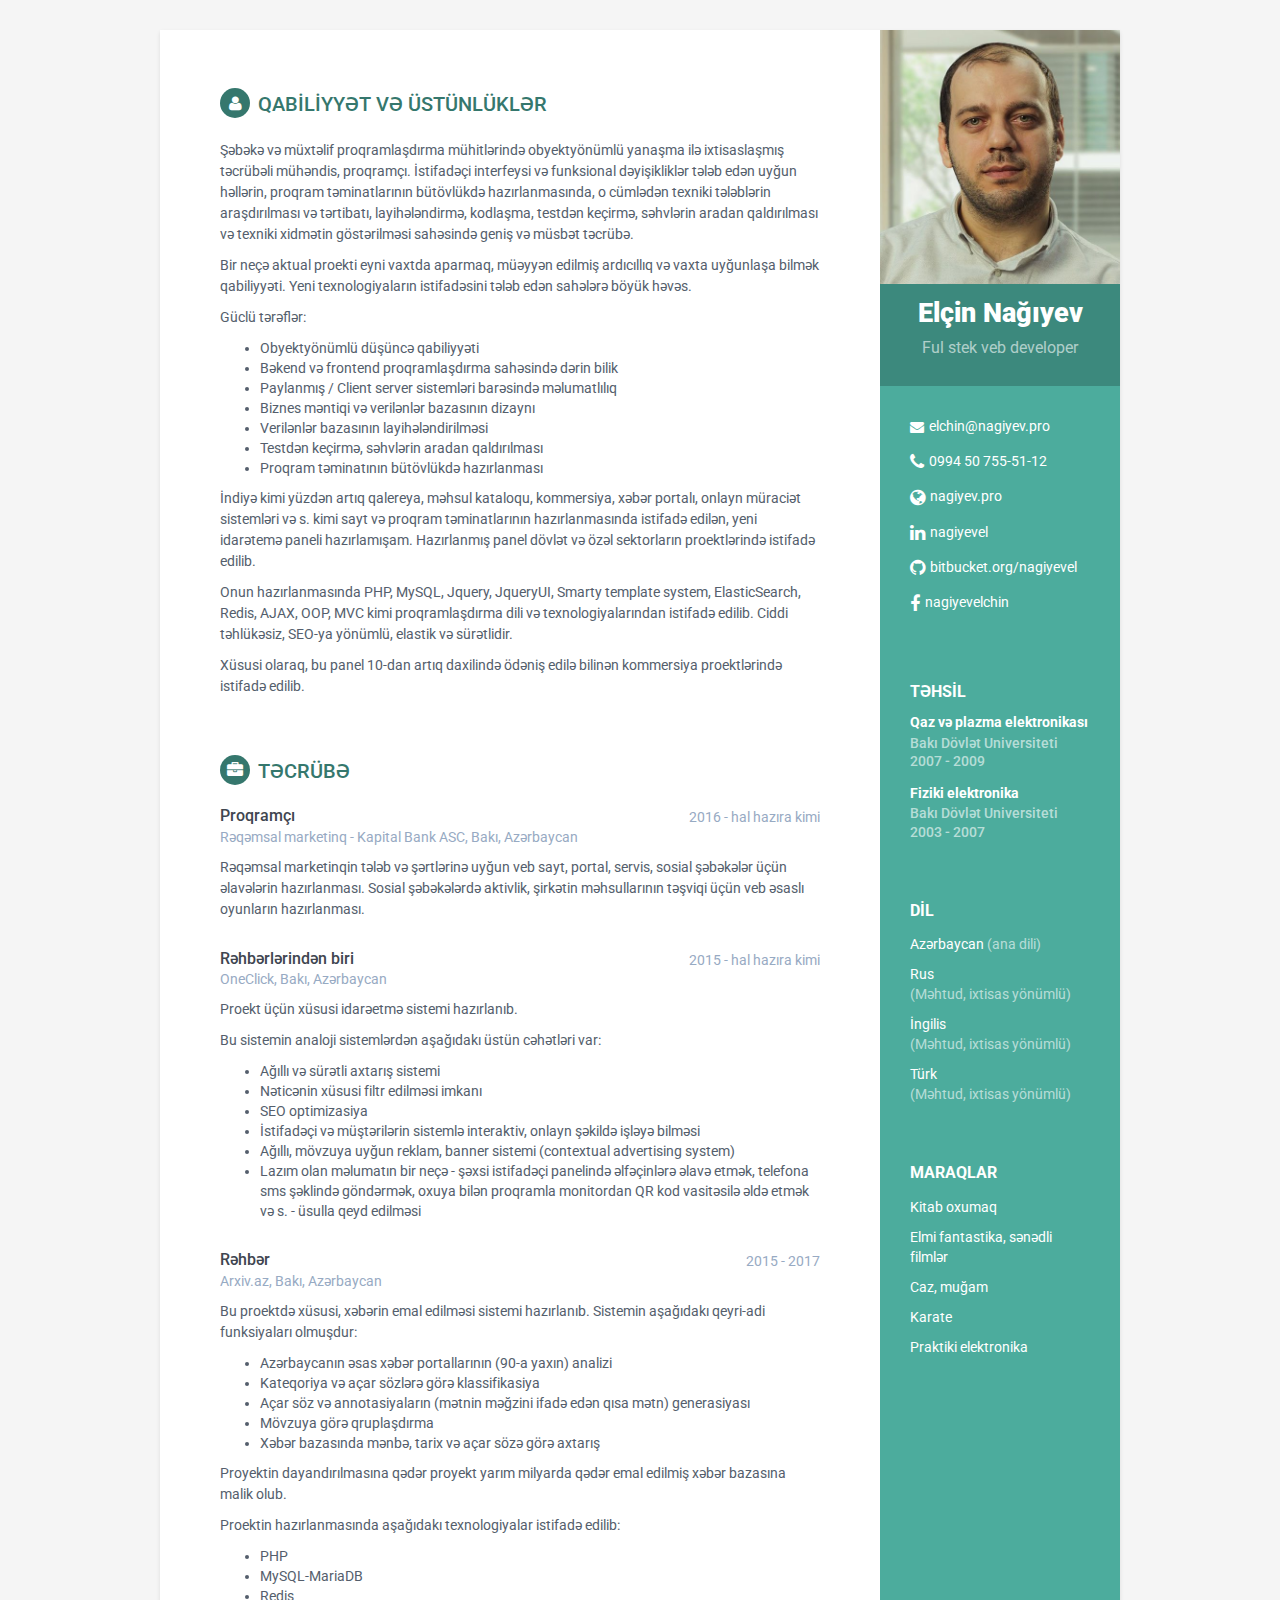
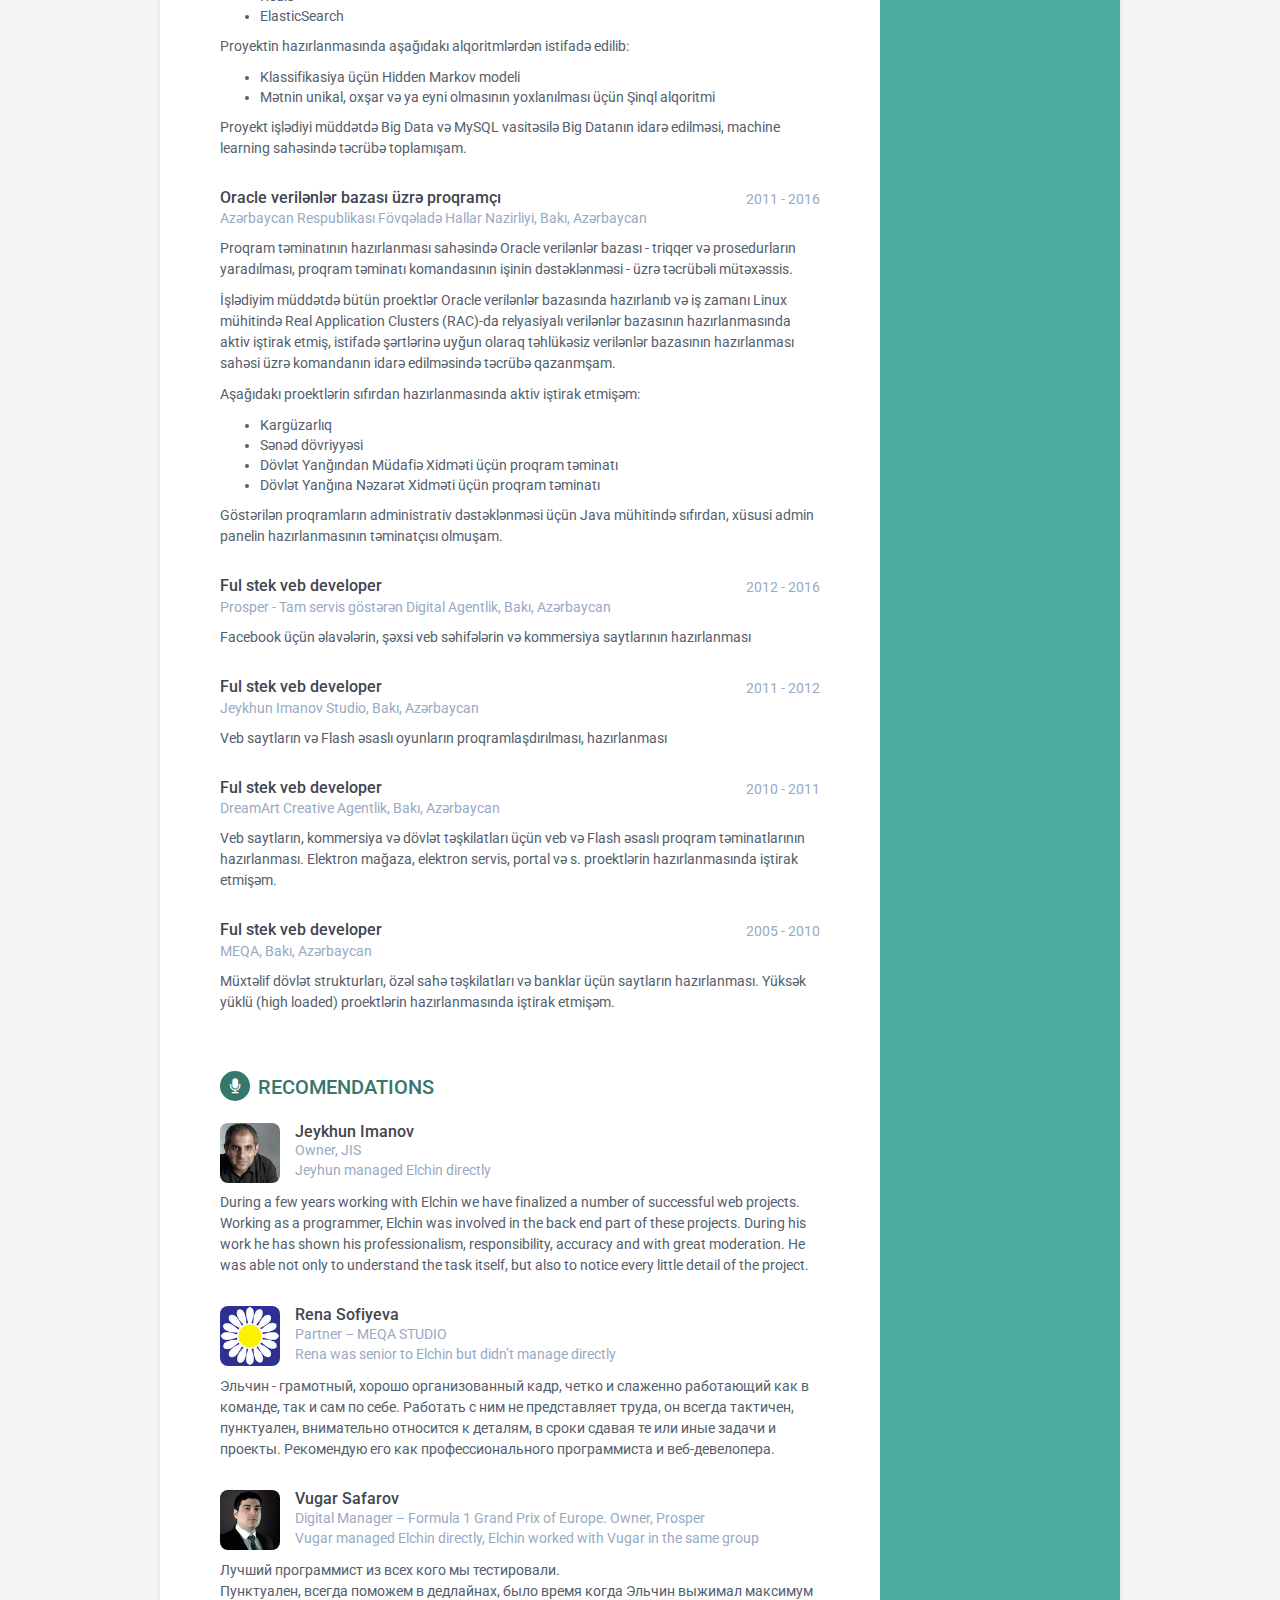
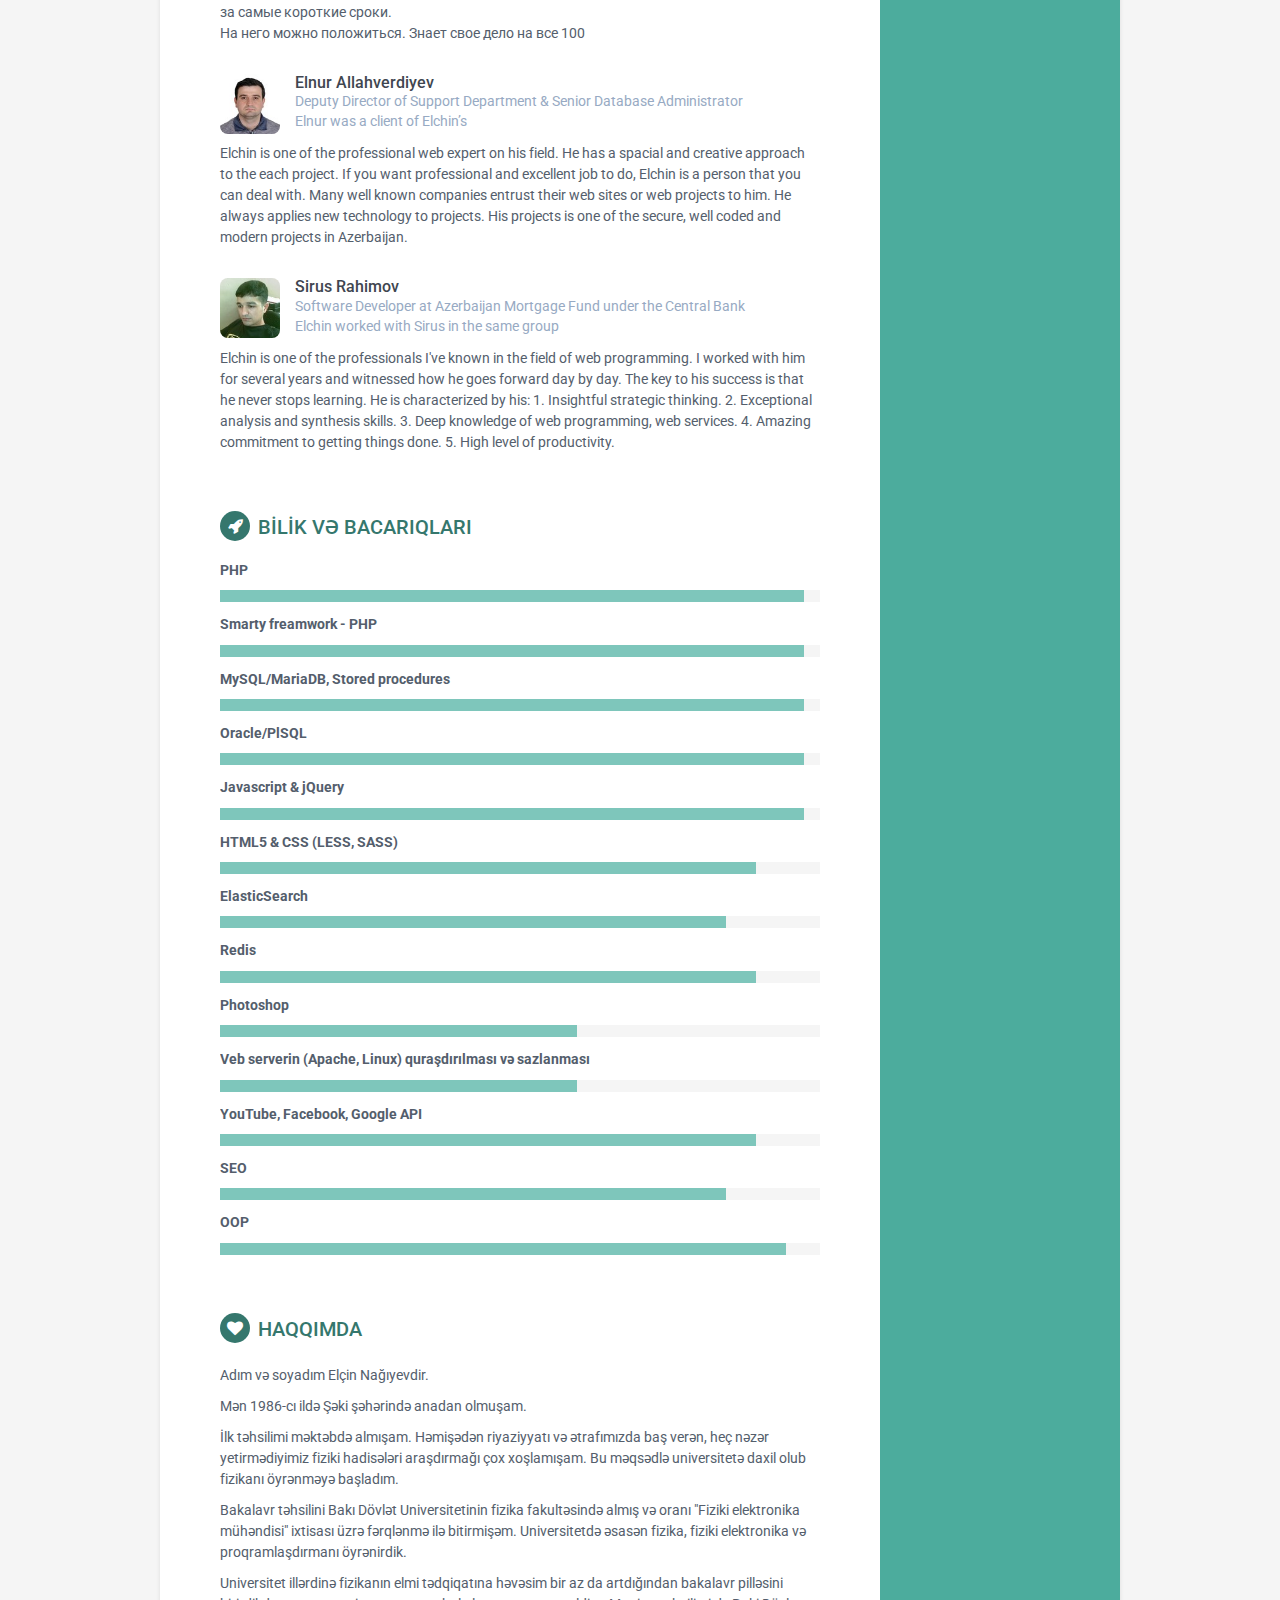
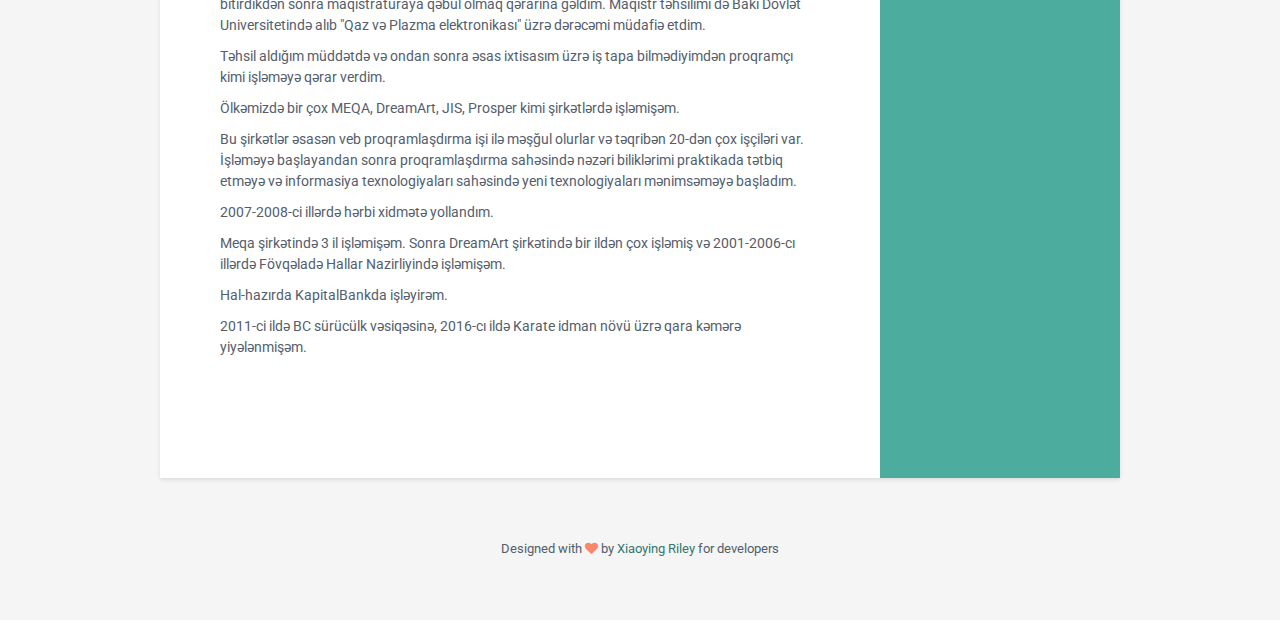
<file: index-az.html>
<!DOCTYPE html>
    <!--[if IE 8]> <html lang="az" class="ie8"> <![endif]-->  
    <!--[if IE 9]> <html lang="az" class="ie9"> <![endif]-->  
    <!--[if !IE]><!--> <html lang="az"> <!--<![endif]-->  
    <head>
        <title>Elçin Nağıyev - Ful stek veb proqramçı</title>
        <!-- Meta -->
        <meta charset="utf-8">
        <meta http-equiv="X-UA-Compatible" content="IE=edge">
        <meta name="viewport" content="width=device-width, initial-scale=1.0">
        <meta content="Azərbaycan, Bakıda tanınmış, ali təhsilli və ciddi Veb proqramçı. Bir çox dövlət, özəl şirkət və qurumların, bankların yüksək təhlükəsiz və dözümlü saytlarının hazırlanmasında iştirak edib. Əksər ciddi müəssisələrin etimadını qazanıb." name="description">
        <meta name="author" content="Xiaoying Riley at 3rd Wave Media">    
        <link rel="shortcut icon" href="favicon.ico">  
        <link href='https://fonts.googleapis.com/css?family=Roboto:400,500,400italic,300italic,300,500italic,700,700italic,900,900italic' rel='stylesheet' type='text/css'>
        <!-- Global CSS -->
        <link rel="stylesheet" href="assets/plugins/bootstrap/css/bootstrap.min.css">   
        <!-- Plugins CSS -->
        <link rel="stylesheet" href="assets/plugins/font-awesome/css/font-awesome.css">
        
        <!-- Theme CSS -->  
        <link id="theme-style" rel="stylesheet" href="assets/css/styles-2.css">
        <!-- HTML5 shim and Respond.js for IE8 support of HTML5 elements and media queries -->
        <!--[if lt IE 9]>
          <script src="https://oss.maxcdn.com/html5shiv/3.7.2/html5shiv.min.js"></script>
          <script src="https://oss.maxcdn.com/respond/1.4.2/respond.min.js"></script>
        <![endif]-->
    </head> 

    <body>
        <div class="wrapper">
            <div class="sidebar-wrapper">
                <div class="profile-container">
                    <img alt="Elçin Nağıyev" class="profile" src="assets/images/Elchin-Nagiyev.jpg" width="100%"/>
                    <h1 class="name">Elçin Nağıyev</h1>
                    <h3 class="tagline">Ful stek veb developer</h3>
                </div><!--//profile-container-->
                
                <div class="contact-container container-block">
                    <ul class="list-unstyled contact-list">
                        <li class="email"><i class="fa fa-envelope"></i><a href="mailto: elchin@nagiyev.pro">elchin@nagiyev.pro</a></li>
                        <li class="phone"><i class="fa fa-phone"></i><a href="tel:0123 456 789">0994 50 755-51-12</a></li>
                        <li class="website"><i class="fa fa-globe"></i><a href=https://nagiyev.pro target=_blank>nagiyev.pro</a></li>
                        <li class="linkedin"><i class="fa fa-linkedin"></i><a href=https://www.linkedin.com/in/nagiyevel/ target=_blank>nagiyevel</a></li>
                        <li class="github"><i class="fa fa-github"></i><a href=https://bitbucket.org/nagiyevel target=_blank>bitbucket.org/nagiyevel</a></li>
                        <li class="twitter"><i class="fa fa-facebook"></i><a href=https://www.facebook.com/nagiyevelchin target=_blank>nagiyevelchin</a></li>
                    </ul>
                </div><!--//contact-container-->
               <div class="container-block education-container">
                  <h2 class=container-block-title>Təhsil</h2>
                  <div class=item>
                     <h4 class=degree>Qaz və plazma elektronikası</h4>
                     <h5 class=meta>Bakı Dövlət Universiteti</h5>
                     <div class=time>2007 - 2009</div>
                  </div>
                  <div class=item>
                     <h4 class=degree>Fiziki elektronika</h4>
                     <h5 class=meta>Bakı Dövlət Universiteti</h5>
                     <div class=time>2003 - 2007</div>
                  </div>
               </div><!--//education-container-->
                
                <div class="languages-container container-block">
                    <h2 class="container-block-title">Dil</h2>
                    <ul class="list-unstyled interests-list">
                        <li>Azərbaycan <span class=lang-desc>(ana dili)</li>
                        <li>Rus <span class=lang-desc><br>(Məhtud, ixtisas yönümlü)</span></li>
                        <li>İngilis <span class=lang-desc><br>(Məhtud, ixtisas yönümlü)</span></li>
                        <li>Türk <span class=lang-desc><br>(Məhtud, ixtisas yönümlü)</span></li>
                    </ul>
                </div><!--//interests-->
                
                <div class="interests-container container-block">
                    <h2 class="container-block-title">Maraqlar</h2>
                    <ul class="list-unstyled interests-list">
                        <li>Kitab oxumaq</li>
                        <li>Elmi fantastika, sənədli filmlər</li>
                        <li>Caz, muğam</li>
                        <li>Karate</li>
                        <li>Praktiki elektronika</li>
                    </ul>
                </div><!--//interests-->
                
            </div><!--//sidebar-wrapper-->
            
            <div class="main-wrapper">
                
                <section class="section summary-section">
                    <h2 class="section-title"><i class="fa fa-user"></i>Qabiliyyət və üstünlüklər</h2>
                    <div class="summary">
                         <p>Şəbəkə və müxtəlif proqramlaşdırma mühitlərində obyektyönümlü yanaşma ilə ixtisaslaşmış təcrübəli mühəndis, proqramçı. İstifadəçi interfeysi və funksional dəyişikliklər tələb edən uyğun həllərin, proqram təminatlarının bütövlükdə hazırlanmasında, o cümlədən texniki tələblərin araşdırılması və tərtibatı, layihələndirmə, kodlaşma, testdən keçirmə, səhvlərin aradan qaldırılması və texniki xidmətin göstərilməsi sahəsində geniş və müsbət təcrübə.</p>
                         <p>Bir neçə aktual proekti eyni vaxtda aparmaq, müəyyən edilmiş ardıcıllıq və vaxta uyğunlaşa bilmək qabiliyyəti. Yeni texnologiyaların istifadəsini tələb edən sahələrə böyük həvəs.</p>
                         <p>Güclü tərəflər:</p>
                         <ul>
                            <li>Obyektyönümlü düşüncə qabiliyyəti</li>
                            <li>Bəkend və frontend proqramlaşdırma sahəsində dərin bilik</li>
                            <li>Paylanmış / Client server sistemləri barəsində məlumatlılıq</li>
                            <li>Biznes məntiqi və verilənlər bazasının dizaynı</li>
                            <li>Verilənlər bazasının layihələndirilməsi</li>
                            <li>Testdən keçirmə, səhvlərin aradan qaldırılması</li>
                            <li>Proqram təminatının bütövlükdə hazırlanması</li>
                         </ul>
                         <p>İndiyə kimi yüzdən artıq qalereya, məhsul kataloqu, kommersiya, xəbər portalı, onlayn müraciət sistemləri və s. kimi sayt və proqram təminatlarının hazırlanmasında istifadə edilən, yeni idarətemə paneli hazırlamışam. Hazırlanmış panel dövlət və özəl sektorların proektlərində istifadə edilib.</p>
                         <p>Onun hazırlanmasında PHP, MySQL, Jquery, JqueryUI, Smarty template system, ElasticSearch, Redis, AJAX, OOP, MVC kimi proqramlaşdırma dili və texnologiyalarından istifadə edilib. Ciddi təhlükəsiz, SEO-ya yönümlü, elastik və sürətlidir.</p>
                         <p>Xüsusi olaraq, bu panel 10-dan artıq daxilində ödəniş edilə bilinən kommersiya proektlərində istifadə edilib.</p>
                    </div><!--//summary-->
                </section><!--//section-->
                
                <section class="section experiences-section">
                    <h2 class="section-title"><i class="fa fa-briefcase"></i>Təcrübə</h2>
                    
                    <div class="item">
                        <div class="meta">
                            <div class="upper-row">
                                <h3 class=job-title>Proqramçı</h3>
                                <div class=time>2016 - hal hazıra kimi</div>
                            </div><!--//upper-row-->
                            <div class="company">Rəqəmsal marketinq - Kapital Bank  ASC, Bakı, Azərbaycan</div>
                        </div><!--//meta-->
                        <div class="details">
                            <p>Rəqəmsal marketinqin tələb və şərtlərinə uyğun veb sayt, portal, servis, sosial şəbəkələr üçün əlavələrin hazırlanması. Sosial şəbəkələrdə aktivlik, şirkətin məhsullarının təşviqi üçün veb əsaslı oyunların hazırlanması.</p>
                        </div><!--//details-->
                    </div><!--//item-->
                    
                    <div class="item">
                        <div class="meta">
                            <div class="upper-row">
                                <h3 class=job-title>Rəhbərlərindən biri</h3>
                                <div class=time>2015 - hal hazıra kimi</div>
                            </div><!--//upper-row-->
                            <div class="company">OneClick, Bakı, Azərbaycan</div>
                        </div><!--//meta-->
                        <div class="details">
                            <p>Proekt üçün xüsusi idarəetmə sistemi hazırlanıb.</p>
                            <p>Bu sistemin analoji sistemlərdən aşağıdakı üstün cəhətləri var:</p>
                            <ul>
                               <li>Ağıllı və sürətli axtarış sistemi</li>
                               <li>Nəticənin xüsusi filtr edilməsi imkanı</li>
                               <li>SEO optimizasiya</li>
                               <li>İstifadəçi və müştərilərin sistemlə interaktiv, onlayn şəkildə işləyə bilməsi</li>
                               <li>Ağıllı, mövzuya uyğun reklam, banner sistemi (contextual advertising system)</li>
                               <li>Lazım olan məlumatın bir neçə - şəxsi istifadəçi panelində əlfəçinlərə əlavə etmək, telefona sms şəklində göndərmək, oxuya bilən proqramla monitordan QR kod vasitəsilə əldə etmək və s. - üsulla qeyd edilməsi</li>
                            </ul>
                        </div><!--//details-->
                    </div><!--//item-->
                    
                    <div class="item">
                        <div class="meta">
                            <div class="upper-row">
                                <h3 class=job-title>Rəhbər</h3>
                                <div class=time>2015 - 2017</div>
                            </div><!--//upper-row-->
                            <div class="company">Arxiv.az, Bakı, Azərbaycan</div>
                        </div><!--//meta-->
                        <div class="details">
                            <p>Bu proektdə xüsusi, xəbərin emal edilməsi sistemi hazırlanıb. Sistemin aşağıdakı qeyri-adi funksiyaları olmuşdur:</p>
                            <ul>
                               <li>Azərbaycanın əsas xəbər portallarının (90-a yaxın) analizi</li>
                               <li>Kateqoriya və açar sözlərə görə klassifikasiya</li>
                               <li>Açar söz və annotasiyaların (mətnin məğzini ifadə edən qısa mətn) generasiyası</li>
                               <li>Mövzuya görə qruplaşdırma</li>
                               <li>Xəbər bazasında mənbə, tarix və açar sözə görə axtarış</li>
                            </ul>
                            <p>Proyektin dayandırılmasına qədər proyekt yarım milyarda qədər emal edilmiş xəbər bazasına malik olub.</p>
                            <p>Proektin hazırlanmasında aşağıdakı texnologiyalar istifadə edilib:</p>
                            <ul>
                               <li>PHP</li>
                               <li>MySQL-MariaDB</li>
                               <li>Redis</li>
                               <li>ElasticSearch</li>
                            </ul>
                            <p>Proyektin hazırlanmasında aşağıdakı alqoritmlərdən istifadə edilib:</p>
                            <ul>
                               <li>Klassifikasiya üçün Hidden Markov modeli</li>
                               <li>Mətnin unikal, oxşar və ya eyni olmasının yoxlanılması üçün Şinql alqoritmi</li>
                            </ul>
                            <p>Proyekt işlədiyi müddətdə Big Data və MySQL vasitəsilə Big Datanın idarə edilməsi, machine learning sahəsində təcrübə toplamışam.</p>
                        </div><!--//details-->
                    </div><!--//item-->
                    
                    <div class="item">
                        <div class="meta">
                            <div class="upper-row">
                                <h3 class=job-title>Oracle verilənlər bazası üzrə proqramçı</h3>
                               <div class=time>2011 - 2016</div>
                            </div><!--//upper-row-->
                            <div class="company">Azərbaycan Respublikası Fövqəladə Hallar Nazirliyi, Bakı, Azərbaycan</div>
                        </div><!--//meta-->
                        <div class="details">
                            <p>Proqram təminatının hazırlanması sahəsində Oracle verilənlər bazası - triqqer və prosedurların yaradılması, proqram təminatı komandasının işinin dəstəklənməsi - üzrə təcrübəli mütəxəssis.</p>
                            <p>İşlədiyim müddətdə bütün proektlər Oracle verilənlər bazasında hazırlanıb və iş zamanı Linux mühitində Real Application Clusters (RAC)-da relyasiyalı verilənlər bazasının hazırlanmasında aktiv iştirak etmiş, istifadə şərtlərinə uyğun olaraq təhlükəsiz verilənlər bazasının hazırlanması sahəsi üzrə komandanın idarə edilməsində təcrübə qazanmşam.</p>
                            <p>Aşağıdakı proektlərin sıfırdan hazırlanmasında aktiv iştirak etmişəm:</p>
                            <ul>
                               <li>Kargüzarlıq</li>
                               <li>Sənəd dövriyyəsi</li>
                               <li>Dövlət Yanğından Müdafiə Xidməti üçün proqram təminatı</li>
                               <li>Dövlət Yanğına Nəzarət Xidməti üçün proqram təminatı</li>
                            </ul>
                            <p>Göstərilən proqramların administrativ dəstəklənməsi üçün Java mühitində sıfırdan, xüsusi admin panelin hazırlanmasının təminatçısı olmuşam.</p>
                        </div><!--//details-->
                    </div><!--//item-->
                    
                    <div class="item">
                        <div class="meta">
                            <div class="upper-row">
                                <h3 class=job-title>Ful stek veb developer</h3>
                                <div class=time>2012 - 2016</div>
                            </div><!--//upper-row-->
                            <div class="company">Prosper - Tam servis göstərən Digital Agentlik, Bakı, Azərbaycan</div>
                        </div><!--//meta-->
                        <div class="details">
                            <p>Facebook üçün əlavələrin, şəxsi veb səhifələrin və kommersiya saytlarının hazırlanması</p>
                        </div><!--//details-->
                    </div><!--//item-->
                    
                    <div class="item">
                        <div class="meta">
                            <div class="upper-row">
                                <h3 class=job-title>Ful stek veb developer</h3>
                                <div class=time>2011 - 2012</div>
                            </div><!--//upper-row-->
                            <div class="company">Jeykhun Imanov Studio, Bakı, Azərbaycan</div>
                        </div><!--//meta-->
                        <div class="details">
                            <p>Veb saytların və Flash əsaslı oyunların proqramlaşdırılması, hazırlanması</p>
                        </div><!--//details-->
                    </div><!--//item-->
                    
                    <div class="item">
                        <div class="meta">
                            <div class="upper-row">
                                <h3 class=job-title>Ful stek veb developer</h3>
                                <div class=time>2010 - 2011</div>
                            </div><!--//upper-row-->
                            <div class="company">DreamArt Creative Agentlik, Bakı, Azərbaycan</div>
                        </div><!--//meta-->
                        <div class="details">
                            <p>Veb saytların, kommersiya və dövlət təşkilatları üçün veb və Flash əsaslı proqram təminatlarının hazırlanması. Elektron mağaza, elektron servis, portal və s. proektlərin hazırlanmasında iştirak etmişəm.</p>
                        </div><!--//details-->
                    </div><!--//item-->
                    
                    <div class="item">
                        <div class="meta">
                            <div class="upper-row">
                                <h3 class=job-title>Ful stek veb developer</h3>
                                <div class=time>2005 - 2010</div>
                            </div><!--//upper-row-->
                            <div class="company">MEQA, Bakı, Azərbaycan</div>
                        </div><!--//meta-->
                        <div class="details">
                            <p>Müxtəlif dövlət strukturları, özəl sahə təşkilatları və banklar üçün saytların hazırlanması. Yüksək yüklü (high loaded) proektlərin hazırlanmasında iştirak etmişəm.</p>
                        </div><!--//details-->
                    </div><!--//item-->
                    
                </section><!--//section-->
                
                            
            
            <section class="section recomendations-section">
                <h2 class="section-title"><i class="fa fa-microphone"></i>RECOMENDATIONS</h2>
                
                <div class="item">
                    <div class="meta">
                        <img src="assets/images/JIS.jpg" width="60" height="60" alt="Jeykhun Imanov">
                        <div class="upper-row">
                            <h3 class=job-title>Jeykhun Imanov</h3>
                            <div class="company">Owner, JIS <br/> Jeyhun managed Elchin directly</div>
                        </div><!--//upper-row-->
                    </div><!--//meta-->
                    <div class="details">
                        <p>During a few years working with Elchin we have finalized a number of successful web projects. Working as a programmer, Elchin was involved in the back end part of these projects. During his work he has shown his professionalism, responsibility, accuracy and with great moderation. He was able not only to understand the task itself, but also to notice every little detail of the project.</p>
                    </div><!--//details-->
                </div><!--//item-->

                <div class="item">
                    <div class="meta">
                        <img src="assets/images/MEQA.jpg" width="60" height="60" alt="Rena Sofiyeva">
                        <div class="upper-row">
                            <h3 class=job-title>Rena Sofiyeva</h3>
                            <div class="company">Partner – MEQA STUDIO <br/> Rena was senior to Elchin but didn’t manage directly</div>
                        </div><!--//upper-row-->
                    </div><!--//meta-->
                    <div class="details">
                        <p>Эльчин - грамотный, хорошо организованный кадр, четко и слаженно работающий как в команде, так и сам по себе. Работать с ним не представляет труда, он всегда тактичен, пунктуален, внимательно относится к деталям, в сроки сдавая те или иные задачи и проекты. Рекомендую его как профессионального программиста и веб-девелопера.</p>
                    </div><!--//details-->
                </div><!--//item-->

                <div class="item">
                    <div class="meta">
                        <img src="assets/images/Vugar.jpg" width="60" height="60" alt="Vugar Safarov">
                        <div class="upper-row">
                            <h3 class=job-title>Vugar Safarov</h3>
                            <div class="company">Digital Manager – Formula 1 Grand Prix of Europe. Owner, Prosper <br/> Vugar managed Elchin directly, Elchin worked with Vugar in the same group</div>
                        </div><!--//upper-row-->
                    </div><!--//meta-->
                    <div class="details">
                        <p>Лучший программист из всех кого мы тестировали. <br/> Пунктуален, всегда поможем в дедлайнах, было время когда Эльчин выжимал максимум за самые короткие сроки. <br/> На него можно положиться. Знает свое дело на все 100</p>
                    </div><!--//details-->
                </div><!--//item-->

                <div class="item">
                    <div class="meta">
                        <img src="assets/images/Idrak.jpg" width="60" height="60" alt="Elnur Allahverdiyev">
                        <div class="upper-row">
                            <h3 class=job-title>Elnur Allahverdiyev</h3>
                            <div class="company">Deputy Director of Support Department & Senior Database Administrator <br/> Elnur was a client of Elchin’s</div>
                        </div><!--//upper-row-->
                    </div><!--//meta-->
                    <div class="details">
                        <p>Elchin is one of the professional web expert on his field. He has a spacial and creative approach to the each project. If you want professional and excellent job to do, Elchin is a person that you can deal with. Many well known companies entrust their web sites or web projects to him. He always applies new technology to projects. His projects is one of the secure, well coded and modern projects in Azerbaijan.</p>
                    </div><!--//details-->
                </div><!--//item-->

                <div class="item">
                    <div class="meta">
                        <img src="assets/images/Sirus.jpg" width="60" height="60" alt="Sirus Rahimov">
                        <div class="upper-row">
                            <h3 class=job-title>Sirus Rahimov</h3>
                            <div class="company">Software Developer at Azerbaijan Mortgage Fund under the Central Bank <br/> Elchin worked with Sirus in the same group</div>
                        </div><!--//upper-row-->
                    </div><!--//meta-->
                    <div class="details">
                        <p>Elchin is one of the professionals I've known in the field of web programming. I worked with him for several years and witnessed how he goes forward day by day. The key to his success is that he never stops learning. He is characterized by his: 1. Insightful strategic thinking. 2. Exceptional analysis and synthesis skills. 3. Deep knowledge of web programming, web services. 4. Amazing commitment to getting things done. 5. High level of productivity.</p>
                    </div><!--//details-->
                </div><!--//item-->

            </section><!--//section-->

                
                <section class="skills-section section">
                    <h2 class="section-title"><i class="fa fa-rocket"></i>BİLİK VƏ BACARIQLARI</h2>
                    <div class="skillset">        
                         <div class="item">
                            <h3 class="level-title">PHP</h3>
                            <div class="level-bar">
                               <div class="level-bar-inner" data-level="98%"></div>
                            </div><!--//level-bar-->
                         </div>
                         <div class="item">
                            <h3 class="level-title">Smarty freamwork - PHP</h3>
                            <div class="level-bar">
                               <div class="level-bar-inner" data-level="98%"></div>
                            </div><!--//level-bar-->
                         </div><!--//item-->

                         <div class="item">
                            <h3 class="level-title">MySQL/MariaDB, Stored procedures</h3>
                            <div class="level-bar">
                               <div class="level-bar-inner" data-level="98%"></div>
                            </div><!--//level-bar-->
                         </div><!--//item-->

                         <div class="item">
                            <h3 class="level-title">Oracle/PlSQL</h3>
                            <div class="level-bar">
                               <div class="level-bar-inner" data-level="98%"></div>
                            </div><!--//level-bar-->
                         </div><!--//item-->

                         <div class="item">
                            <h3 class="level-title">Javascript & jQuery</h3>
                            <div class="level-bar">
                               <div class="level-bar-inner" data-level="98%"></div>
                            </div><!--//level-bar-->
                         </div><!--//item-->

                         <div class="item">
                            <h3 class="level-title">HTML5 & CSS (LESS, SASS)</h3>
                            <div class="level-bar">
                               <div class="level-bar-inner" data-level="90%"></div>
                            </div><!--//level-bar-->
                         </div><!--//item-->

                         <div class="item">
                            <h3 class="level-title">ElasticSearch</h3>
                            <div class="level-bar">
                               <div class="level-bar-inner" data-level="85%"></div>
                            </div><!--//level-bar-->
                         </div><!--//item-->

                         <div class="item">
                            <h3 class="level-title">Redis</h3>
                            <div class="level-bar">
                               <div class="level-bar-inner" data-level="90%"></div>
                            </div><!--//level-bar-->
                         </div><!--//item-->

                         <div class="item">
                            <h3 class="level-title">Photoshop</h3>
                            <div class="level-bar">
                               <div class="level-bar-inner" data-level="60%"></div>
                            </div><!--//level-bar-->
                         </div><!--//item-->

                         <div class="item">
                            <h3 class="level-title">Veb serverin (Apache, Linux) quraşdırılması və sazlanması</h3>
                            <div class="level-bar">
                               <div class="level-bar-inner" data-level="60%"></div>
                            </div><!--//level-bar-->
                         </div><!--//item-->

                         <div class="item">
                            <h3 class="level-title">YouTube, Facebook, Google API</h3>
                            <div class="level-bar">
                               <div class="level-bar-inner" data-level="90%"></div>
                            </div><!--//level-bar-->
                         </div><!--//item-->

                         <div class="item">
                            <h3 class="level-title">SEO</h3>
                            <div class="level-bar">
                               <div class="level-bar-inner" data-level="85%"></div>
                            </div><!--//level-bar-->
                         </div><!--//item-->

                         <div class="item">
                            <h3 class="level-title">OOP</h3>
                            <div class="level-bar">
                               <div class="level-bar-inner" data-level="95%"></div>
                            </div><!--//level-bar-->
                         </div><!--//item-->                    
                    </div>  
                </section><!--//skills-section-->
                
                <section class="section summary-section">
                      <h2 class=section-title><i class="fa fa-heart"></i>Haqqımda</h2>
                      <div class=summary>
                            <p>Adım və soyadım Elçin Nağıyevdir.</p>
                            <p>Mən 1986-cı ildə Şəki şəhərində anadan olmuşam.</p>
                            <p>İlk təhsilimi məktəbdə almışam. Həmişədən riyaziyyatı və ətrafımızda baş verən, heç nəzər yetirmədiyimiz fiziki hadisələri araşdırmağı çox xoşlamışam. Bu məqsədlə universitetə daxil olub fizikanı öyrənməyə başladım.</p>
                            <p>Bakalavr təhsilini Bakı Dövlət Universitetinin fizika fakultəsində almış və oranı "Fiziki elektronika mühəndisi" ixtisası üzrə fərqlənmə ilə bitirmişəm. Universitetdə əsasən fizika, fiziki elektronika və proqramlaşdırmanı öyrənirdik.</p>
                            <p>Universitet illərdinə fizikanın elmi tədqiqatına həvəsim bir az da artdığından bakalavr pilləsini bitirdikdən sonra maqistraturaya qəbul olmaq qərarına gəldim. Maqistr təhsilimi də Baki Dövlət Universitetində alıb "Qaz və Plazma elektronikası" üzrə dərəcəmi müdafiə etdim.</p>
                            <p>Təhsil aldığım müddətdə və ondan sonra əsas ixtisasım üzrə iş tapa bilmədiyimdən proqramçı kimi işləməyə qərar verdim.</p>
                            <p>Ölkəmizdə bir çox MEQA, DreamArt, JIS, Prosper kimi şirkətlərdə işləmişəm.</p>
                            <p>Bu şirkətlər əsasən veb proqramlaşdırma işi ilə məşğul olurlar və təqribən 20-dən çox işçiləri var. İşləməyə başlayandan sonra proqramlaşdırma sahəsində nəzəri biliklərimi praktikada tətbiq etməyə və informasiya texnologiyaları sahəsində yeni texnologiyaları mənimsəməyə başladım.</p>
                            <p>2007-2008-ci illərdə hərbi xidmətə yollandım.</p>
                            <p>Meqa şirkətində 3 il işləmişəm. Sonra DreamArt şirkətində bir ildən çox işləmiş və 2001-2006-cı illərdə Fövqəladə Hallar Nazirliyində işləmişəm.</p>
                            <p>Hal-hazırda KapitalBankda işləyirəm.</p>
                            <p>2011-ci ildə BC sürücülk vəsiqəsinə, 2016-cı ildə Karate idman növü üzrə qara kəmərə yiyələnmişəm.</p>
                      </div>
                   </section>
            </div><!--//main-body-->
        </div>
     
        <footer class="footer">
            <div class="text-center">
                    <!--/* This template is released under the Creative Commons Attribution 3.0 License. Please keep the attribution link below when using for your own project. Thank you for your support. :) If you'd like to use the template without the attribution, you can check out other license options via our website: themes.3rdwavemedia.com */-->
                    <small class="copyright">Designed with <i class="fa fa-heart"></i> by <a href="http://themes.3rdwavemedia.com" target="_blank">Xiaoying Riley</a> for developers</small>
            </div><!--//container-->
        </footer><!--//footer-->
     
        <!-- Javascript -->          
        <script type="text/javascript" src="assets/plugins/jquery-1.11.3.min.js"></script>
        <script type="text/javascript" src="assets/plugins/bootstrap/js/bootstrap.min.js"></script>    
        <!-- custom js -->
        <script type="text/javascript" src="assets/js/main.js"></script>   
        <script type="text/javascript"> var _gaq = _gaq || []; _gaq.push(['_setAccount', 'UA-18608281-1']); _gaq.push(['_trackPageview']); (function() { var ga = document.createElement('script'); ga.type = 'text/javascript'; ga.async = true; ga.src = ('https:' == document.location.protocol ? 'https://ssl' : 'http://www') + '.google-analytics.com/ga.js'; var s = document.getElementsByTagName('script')[0]; s.parentNode.insertBefore(ga, s); })(); </script>         
    </body>
    </html>
</file>
<file: assets/css/styles-2.css>
body{font-family:'Roboto', sans-serif;color:#545E6C;background:#f5f5f5;font-size:14px;padding:30px;-webkit-font-smoothing:antialiased;-moz-osx-font-smoothing:grayscale;}
h1,
h2,
h3,
h4,
h5,
h6{font-weight:700;}
a{color:#35776d;-webkit-transition:all 0.4s ease-in-out;-moz-transition:all 0.4s ease-in-out;-ms-transition:all 0.4s ease-in-out;-o-transition:all 0.4s ease-in-out;}
a:hover{text-decoration:underline;color:#1d423c;}
a:focus{text-decoration:none;}
p{line-height:1.5;}
.wrapper{background:#4CAC9D;max-width:960px;margin:0 auto;position:relative;-webkit-box-shadow:0px 2px 4px rgba(0, 0, 0, 0.1);-moz-box-shadow:0px 2px 4px rgba(0, 0, 0, 0.1);box-shadow:0px 2px 4px rgba(0, 0, 0, 0.1);}
.sidebar-wrapper{background:#4CAC9D;position:absolute;right:0;width:240px;height:100%;min-height:800px;color:#fff;}
.sidebar-wrapper a{color:#fff;}
.sidebar-wrapper .profile-container{padding:0 0 30px;background:rgba(0, 0, 0, 0.2);text-align:center;color:#fff;}
.sidebar-wrapper .name{font-size:27px;font-weight:900;margin-top:0;margin-bottom:10px;}
.sidebar-wrapper .tagline{color:rgba(255, 255, 255, 0.6);font-size:16px;font-weight:400;margin-top:0;margin-bottom:0;}
.sidebar-wrapper .profile{margin-bottom:15px;}
.sidebar-wrapper .contact-list .fa{margin-right:5px;font-size:18px;vertical-align:middle;}
.sidebar-wrapper .contact-list li{margin-bottom:15px;}
.sidebar-wrapper .contact-list li:last-child{margin-bottom:0;}
.sidebar-wrapper .contact-list .email .fa{font-size:14px;}
.sidebar-wrapper .container-block{padding:30px;}
.sidebar-wrapper .container-block-title{text-transform:uppercase;font-size:16px;font-weight:700;margin-top:0;margin-bottom:15px;}
.sidebar-wrapper .degree{font-size:14px;margin-top:0;margin-bottom:5px;}
.sidebar-wrapper .education-container .item{margin-bottom:15px;}
.sidebar-wrapper .education-container .item:last-child{margin-bottom:0;}
.sidebar-wrapper .education-container .meta{color:rgba(255, 255, 255, 0.6);font-weight:500;margin-bottom:0px;margin-top:0;}
.sidebar-wrapper .education-container .time{color:rgba(255, 255, 255, 0.6);font-weight:500;margin-bottom:0px;}
.sidebar-wrapper .languages-container .lang-desc{color:rgba(255, 255, 255, 0.6);}
.sidebar-wrapper .languages-list{margin-bottom:0;}
.sidebar-wrapper .languages-list li{margin-bottom:10px;}
.sidebar-wrapper .languages-list li:last-child{margin-bottom:0;}
.sidebar-wrapper .interests-list{margin-bottom:0;}
.sidebar-wrapper .interests-list li{margin-bottom:10px;}
.sidebar-wrapper .interests-list li:last-child{margin-bottom:0;}
.main-wrapper{background:#fff;padding:60px;padding-right:300px;}
.main-wrapper .section-title{text-transform:uppercase;font-size:20px;font-weight:500;color:#35776d;position:relative;margin-top:0;margin-bottom:20px;}
.main-wrapper .section-title .fa{width:30px;height:30px;margin-right:8px;display:inline-block;color:#fff;-webkit-border-radius:50%;-moz-border-radius:50%;-ms-border-radius:50%;-o-border-radius:50%;border-radius:50%;-moz-background-clip:padding;-webkit-background-clip:padding-box;background-clip:padding-box;background:#35776d;text-align:center;padding-top:8px;font-size:16px;position:relative;top:-2px;}
.main-wrapper .section{margin-bottom:60px;}
.main-wrapper .experiences-section .item{margin-bottom:30px;}
.main-wrapper .upper-row{position:relative;overflow:hidden;margin-bottom:2px;}
.main-wrapper .job-title{color:#3F4650;font-size:16px;margin-top:0;margin-bottom:0;font-weight:500;}
.main-wrapper .time{position:absolute;right:0;top:0;color:#97AAC3;}
.main-wrapper .company{margin-bottom:10px;color:#97AAC3;}
.main-wrapper .project-title{font-size:16px;font-weight:400;margin-top:0;margin-bottom:5px;}
.main-wrapper .projects-section .intro{margin-bottom:30px;}
.main-wrapper .projects-section .item{margin-bottom:15px;}
.skillset .item{margin-bottom:15px;overflow:hidden;}
.skillset .level-title{font-size:14px;margin-top:0;margin-bottom:12px;}
.skillset .level-bar{height:12px;background:#f5f5f5;}
.skillset .level-bar-inner{height:12px;background:#7ec6bb;}
.footer{padding:30px;padding-top:60px;}
.footer .copyright{line-height:1.6;color:#545E6C;font-size:13px;}
.footer .fa-heart{color:#fb866a;}
.recomendations-section .item{margin-bottom:30px;}
.recomendations-section .item .meta img{float:left;margin-right:15px;border-radius: 8px;}
.recomendations-section .item .meta .upper-row{overflow: hidden;}
@media (max-width:767px){.sidebar-wrapper{position:static;width:inherit;}
.main-wrapper{padding:30px;}
.main-wrapper .time{position:static;display:block;margin-top:5px;}
.main-wrapper .upper-row{margin-bottom:0;}
}
@media (min-width:992px){}
.tags ul{
	list-style: none;
	padding: 0;
	margin: 0 0 20px;
}
.tags ul li{
	display: inline-block;
	margin-bottom: 10px;
}
.tags ul li a{
	display: block;
	background: #4CAC9D;
	padding: 3px 10px;
	border-radius: 50px;
	color:#fff;
	text-decoration: none;
}
</file>
